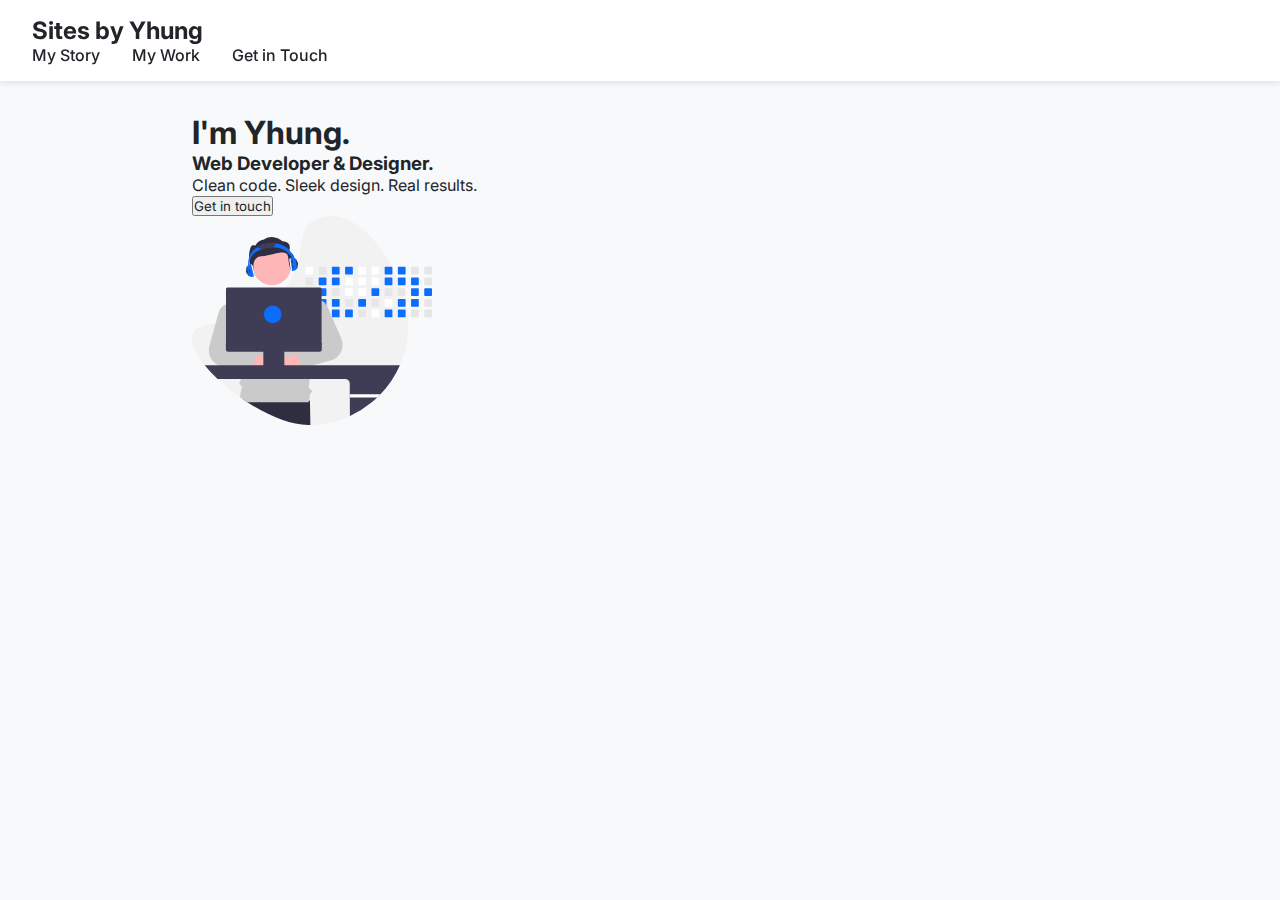
<file: index.html>
<!DOCTYPE html>
<html lang="en">
<head>
    <meta charset="UTF-8">
    <meta name="viewport" content="width=device-width, initial-scale=1.0">
    <title>Yhung's Devfolio</title>
    <link rel="apple-touch-icon" sizes="180x180" href="icons/apple-touch-icon.png">
    <link rel="icon" type="image/png" sizes="32x32" href="icons/favicon-32x32.png">
    <link rel="icon" type="image/png" sizes="16x16" href="icons/favicon-16x16.png">
    <link rel="icon" type="image/x-icon" href="icons/favicon.ico">
    <link rel="manifest" href="site.webmanifest">
    <link rel="stylesheet" href="style.css">
    <script src="javascript.js" defer></script>
    <link href="https://fonts.googleapis.com/css2?family=Inter:wght@100..900&display=swap" rel="stylesheet">
    <link href="https://fonts.googleapis.com/css2?family=Pacifico&display=swap" rel="stylesheet">
</head>
<body>
    <nav>
        <h1>Sites by <span class="accentTextColor">Yhung</span></h1>
        <div class="navRight">
            <ul>
                <li>My Story</li>
                <li>My Work</li>
                <li>Get in Touch</li>
            </ul>
        </div>
    </nav>
    <main>
        <section class="mainHero" aria-label="Introduction">
            <div class="mainHeroLeft">
                <div>
                    <h1>I'm <span class="accentTextColor">Yhung</span>.</h1>
                    <h3>Web Developer & <span class="accentTextColor">Designer</span>.</h3>
                    <p>Clean code. Sleek design. Real results.</p>
                </div>
                <button>Get in touch</button>
            </div>
            <img src="assets/svg/undraw_developer-activity_dn7p.svg" alt="Illustration of a laptop coding">
        </section>
    </main>
    <footer>

    </footer>
</body>
</html>
</file>
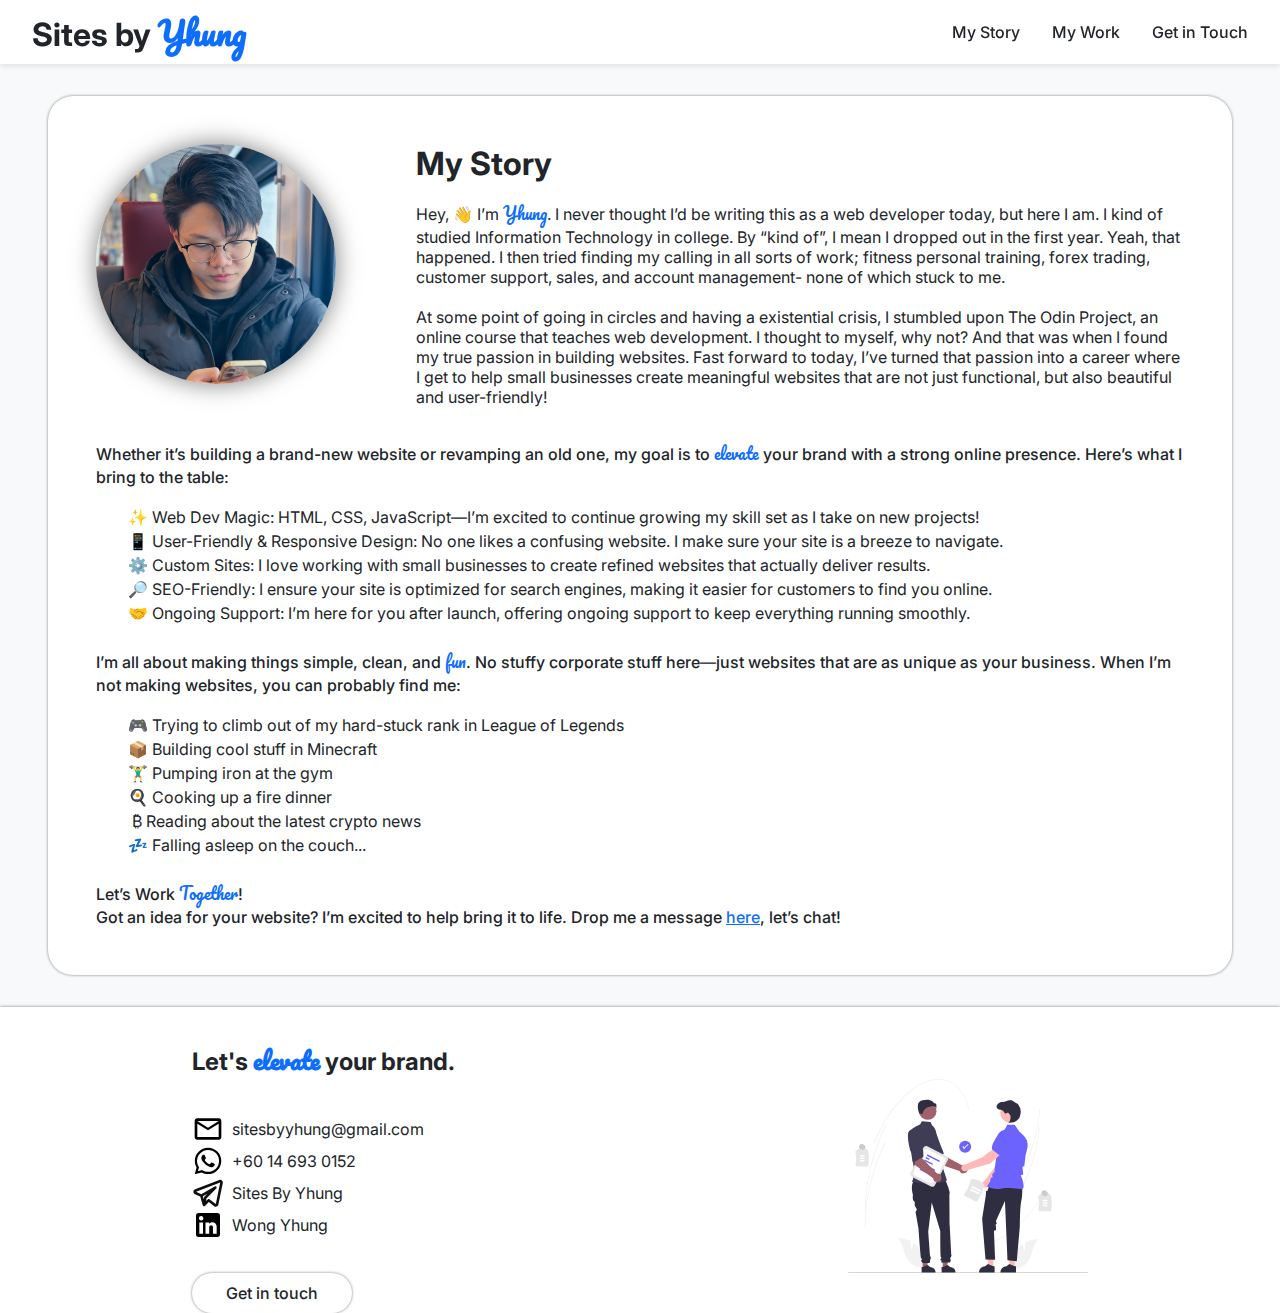
<file: about/index.html>
<!DOCTYPE html>
<html lang="en">
<head>
    <meta charset="UTF-8">
    <meta name="viewport" content="width=device-width, initial-scale=1.0">
    <title>My Story | Sites by Yhung</title>
    <link rel="apple-touch-icon" sizes="180x180" href="../public/favicon/apple-touch-icon.png">
    <link rel="icon" type="image/png" sizes="32x32" href="../public/favicon/favicon-32x32.png">
    <link rel="icon" type="image/png" sizes="16x16" href="../public/favicon/favicon-16x16.png">
    <link rel="icon" type="image/x-icon" href="favicon.ico">
    <link rel="manifest" href="../site.webmanifest">
    <link rel="stylesheet" href="../src/styles/style.css">
    <script src="../src/scripts/javascript.js" defer></script>
    <link href="https://fonts.googleapis.com/css2?family=Inter:wght@100..900&display=swap" rel="stylesheet">
    <link href="https://fonts.googleapis.com/css2?family=Pacifico&display=swap" rel="stylesheet">

    <meta name="description" content="Learn about Yhung’s journey into web development and how Sites by Yhung helps small businesses elevate their online presence.">

    <meta property="og:type" content="website">
    <meta property="og:url" content="https://sitesbyyhung.com">
    <meta property="og:title" content="My Story | Sites by Yhung">
    <meta property="og:description" content="Learn about Yhung’s journey into web development and how Sites by Yhung helps small businesses elevate their online presence.">
    <meta property="og:image" content="https://sitesbyyhung.com/logo.png">

    <meta name="twitter:card" content="summary_large_image">
    <meta name="twitter:title" content="My Story | Sites by Yhung">
    <meta name="twitter:description" content="Learn about Yhung’s journey into web development and how Sites by Yhung helps small businesses elevate their online presence.">
    <meta name="twitter:image" content="https://sitesbyyhung.com/logo.png">

    <script type="application/ld+json">
        {
          "@context": "https://schema.org",
          "@type": "WebSite",
          "name": "Sites by Yhung",
          "url": "https://sitesbyyhung.com",
          "logo": "https://sitesbyyhung.com/logo.png"
        }
    </script>
</head>
<body>
    <nav>
        <div class="innerContainer">
            <button id="dropdownMenuButton"><img src="../src/icons/burger-menu.svg" alt="menu icon"></button>
            <a href="../index.html">
                <h1>Sites by <span class="accentText">Yhung</span></h1>
            </a>
            <div class="navRight">
                <ul id="dropdownMenuContainer">
                    <li><a href="../about/index.html">My Story</a></li>
                    <li><a href="../work/index.html">My Work</a></li>
                    <li><a href="../contact/index.html">Get in Touch</a></li>
                </ul>
            </div>
        </div>
    </nav>
    <main>
        <section class="myStory" aria-label="Introduction">
            <div class="innerContainer">
                <div class="upperContent">
                    <img src="../src/images/me.jpeg" alt="Portrait of handsome man on phone">
                    <div class="upperContentRight">
                        <h1>My Story</h1>
                        <p>
                            Hey, <span role="img" aria-label="Waving emoji">👋</span> I’m <span class="accentText">Yhung</span>. I never thought I’d be writing this as a web developer today, but here I am. I kind of studied Information 
                            Technology in college. By “kind of”, I mean I dropped out in the first year. Yeah, that happened. I then tried 
                            finding my calling in all sorts of work; fitness personal training, forex trading, customer support, sales, and 
                            account management- none of which stuck to me.
                            <br><br>
                            At some point of going in circles and having a existential crisis, I stumbled upon The Odin Project, an online course that 
                            teaches web development. I thought to myself, why not? And that was when I found my true passion in building websites. 
                            Fast forward to today, I’ve turned that passion into a career where I get to help small businesses create meaningful 
                            websites that are not just functional, but also beautiful and user-friendly!
                        </p>
                    </div>
                </div>
                <div class="lowerContent">
                    <p class="semiBoldText">
                        Whether it’s building a brand-new website or revamping an old one, my goal is to <span class="accentText">elevate</span> your brand with a strong online presence. Here’s what I bring to the table:
                        <br>
                    </p>
                    <br>
                    <ul>
                        <li><span role="img" aria-label="Shine emoji">✨</span> Web Dev Magic: HTML, CSS, JavaScript—I’m excited to continue growing my skill set as I take on new projects!</li>
                        <li><span role="img" aria-label="Phone emoji">📱</span> User-Friendly & Responsive Design: No one likes a confusing website. I make sure your site is a breeze to navigate.</li>
                        <li><span role="img" aria-label="Gear emoji">⚙️</span> Custom Sites: I love working with small businesses to create refined websites that actually deliver results.</li>
                        <li><span role="img" aria-label="Magnifying glass emoji">🔎</span> SEO-Friendly: I ensure your site is optimized for search engines, making it easier for customers to find you online.</li>
                        <li><span role="img" aria-label="Handshake emoji">🤝</span> Ongoing Support: I’m here for you after launch, offering ongoing support to keep everything running smoothly.</li>
                    </ul>
                    <p class="semiBoldText">
                        <br>I’m all about making things simple, clean, and <span class="accentText">fun</span>. No stuffy corporate stuff here—just websites that are as unique as your business. When I’m not making websites, you can probably find me:
                    </p>
                    <br>
                    <ul>
                        <li><span role="img" aria-label="Game controller emoji">🎮</span> Trying to climb out of my hard-stuck rank in League of Legends</li>
                        <li><span role="img" aria-label="Cube box emoji">📦</span> Building cool stuff in Minecraft</li>
                        <li><span role="img" aria-label="Man working out emoji">🏋️‍♂️</span> Pumping iron at the gym</li>
                        <li><span role="img" aria-label="Pan frying egg emoji">🍳</span> Cooking up a fire dinner</li>
                        <li>&nbsp;<span role="img" aria-label="Bitcoin emoji">₿</span> Reading about the latest crypto news</li>
                        <li><span role="img" aria-label="Sleeping zzz emoji">💤</span> Falling asleep on the couch...</li>
                    </ul>
                    <br>
                    <p class="semiBoldText">
                        Let’s Work <span class="accentText">Together</span>!
                        <br>Got an idea for your website? I’m excited to help bring it to life. Drop me a message <a href="../contact/index.html" class="myStoryTextLink">here</a>, let’s chat!
                    </p>
                </div>
            </div>
        </section>
    </main>
    <footer class="contactUs whiteFooter" aria-label="Contact information">
            <div class="innerContainer">
                <div class="contentContainer">
                    <h2>Let's <span class="accentText">elevate</span> your brand.</h2>
                    <ul>
                        <li><img src="../src/icons/email-outline.svg" alt="Email icon"> <a href="mailto:sitesbyyhung@gmail.com">sitesbyyhung@gmail.com</a></li>
                        <li><img src="../src/icons/whatsapp.svg" alt="WhatsApp logo"> <a href="https://wa.me/60146930152?text=Hi%20there%2C%20I%20want%20to%20elevate%20my%20brand%2E" target="_blank" rel="noopener noreferrer">+60 14 693 0152</a></li>
                        <li><img src="../src/icons/telegram-outline.svg" alt="Telegram logo"> <a href="https://t.me/SitesByYhung" target="_blank" rel="noopener noreferrer">Sites By Yhung</a></li>
                        <li><img src="../src/icons/linkedin.svg" alt="LinkedIn logo"> <a href="https://www.linkedin.com/in/yhung-w-a75a501a9/" target="_blank" rel="noopener noreferrer">Wong Yhung</a></li>
                    </ul>
                    <div class="buttonAlignLeft"><a href="../contact/index.html" class="mainButton">Get in touch</a></div>
                </div>
                <img src="../src/images/undraw_business-deal_nx2n.svg" alt="Illustration of people shaking hands making a deal">
            </div>
    </footer>
</body>
</html>
</file>
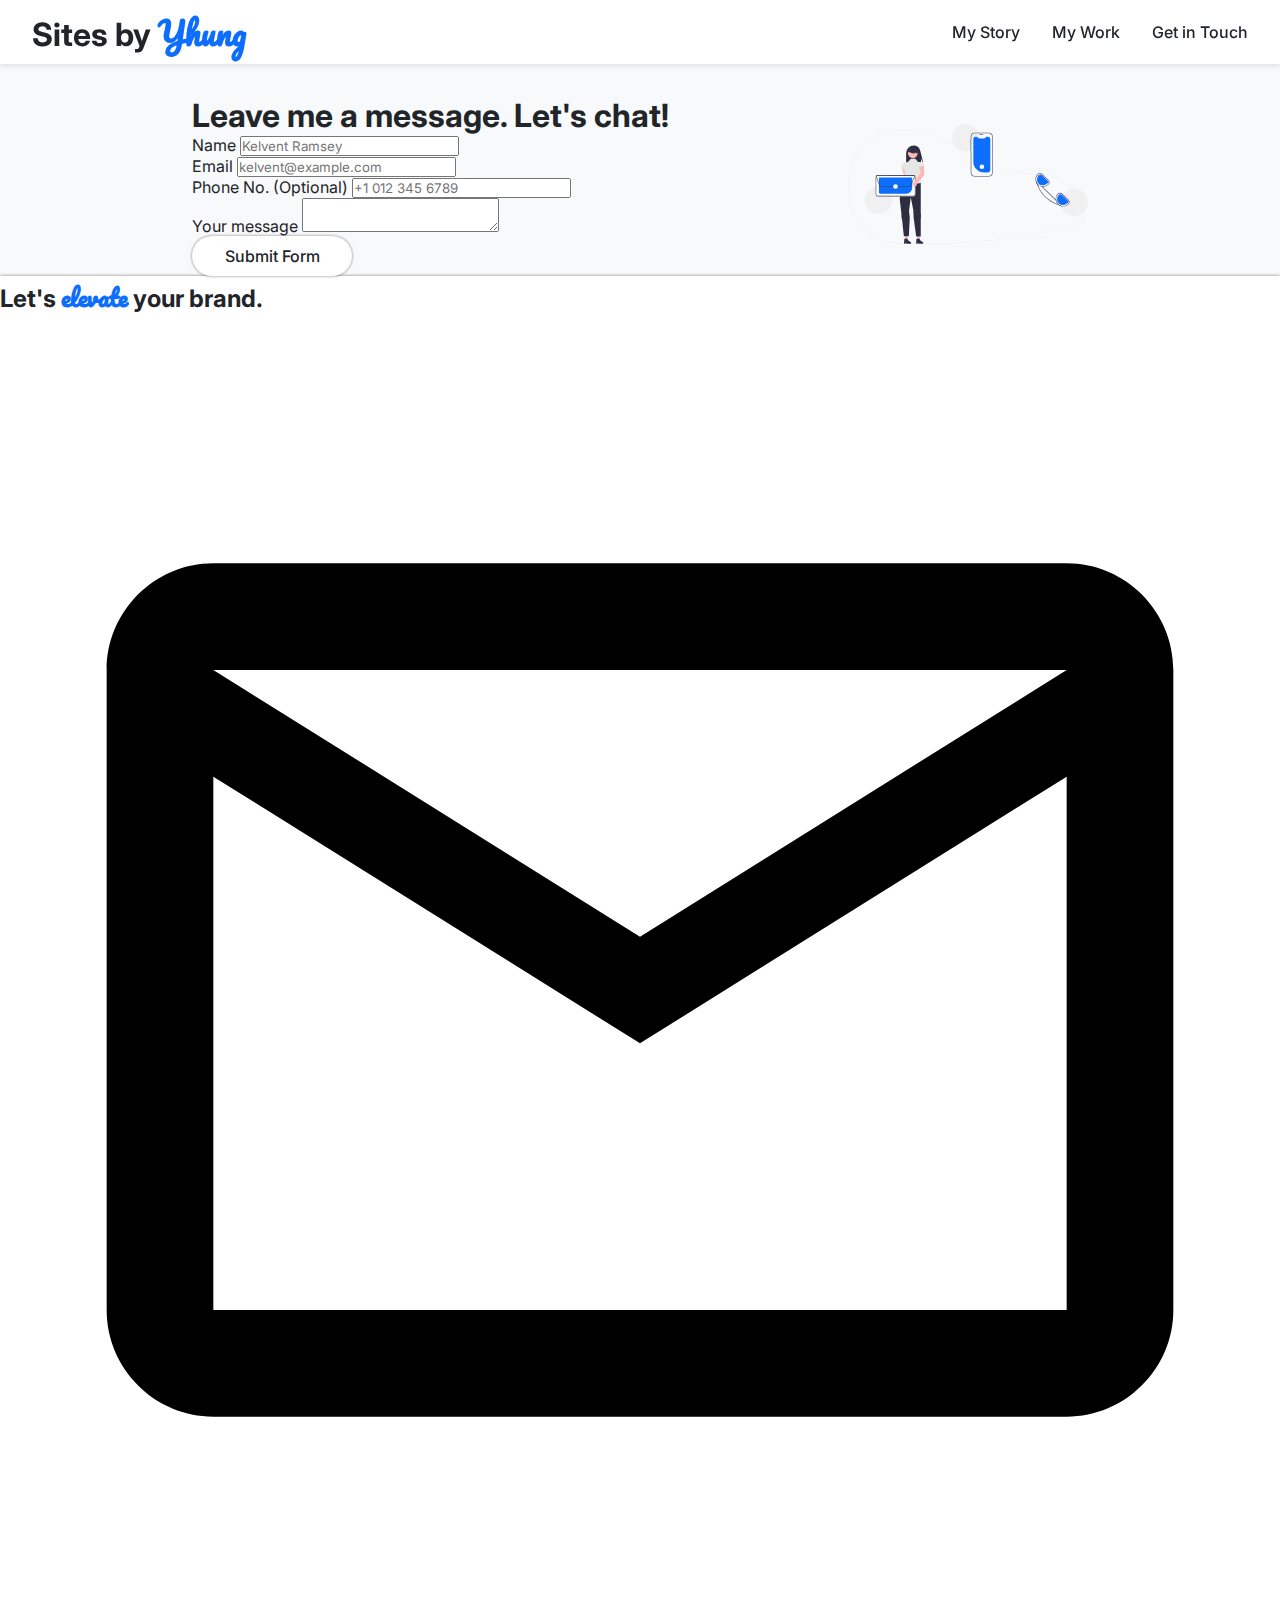
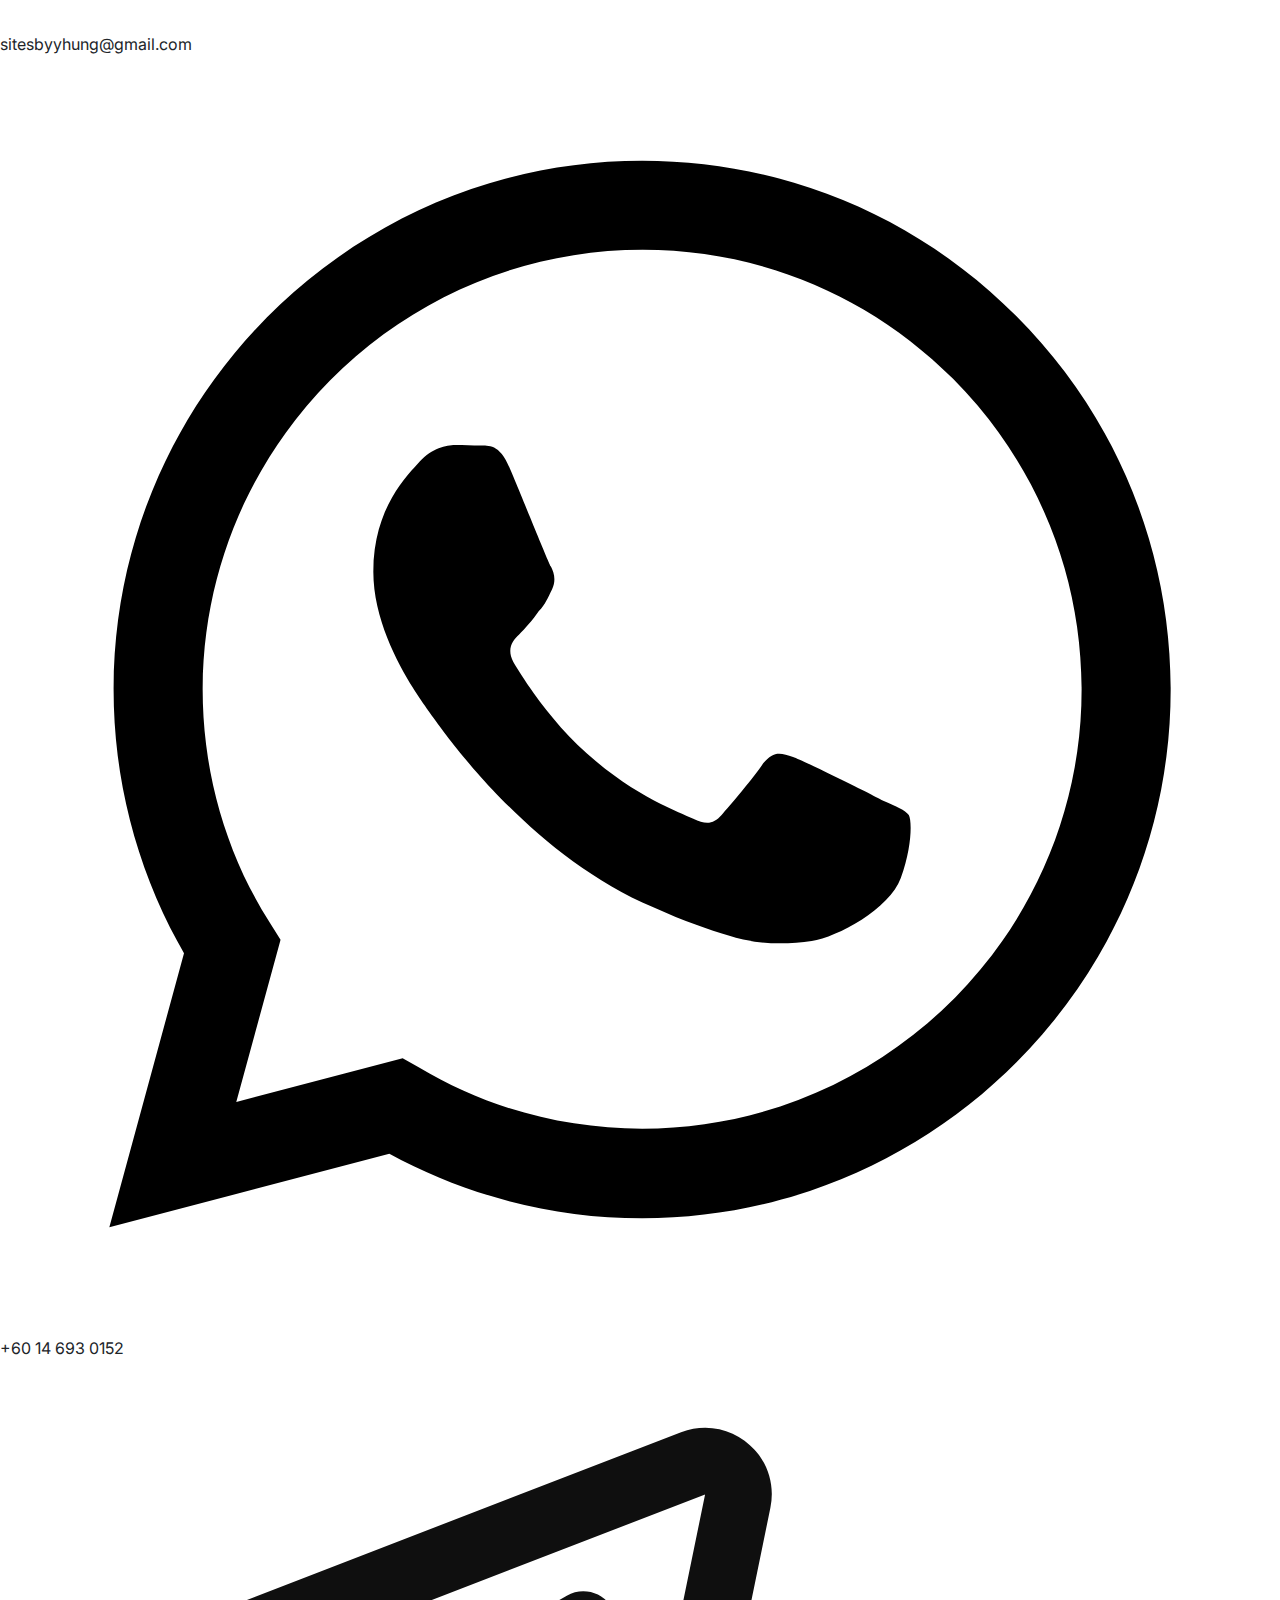
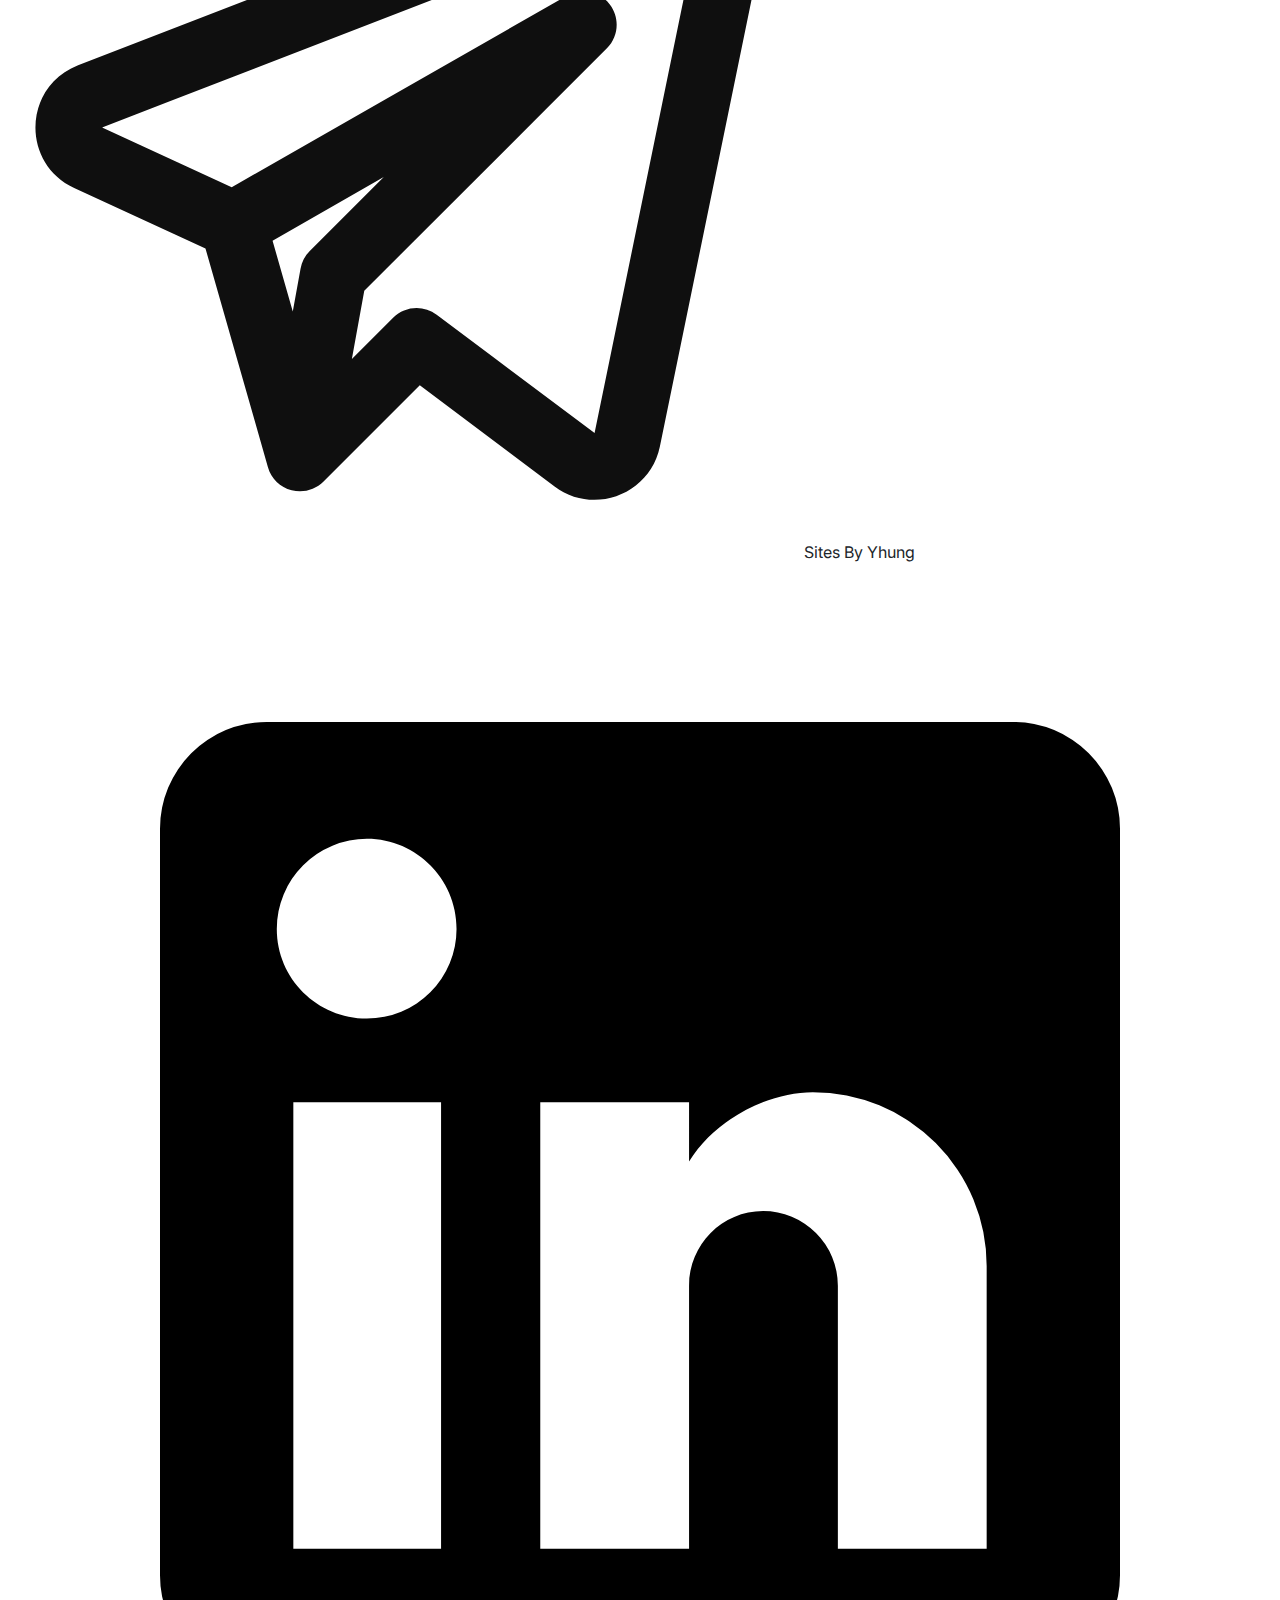
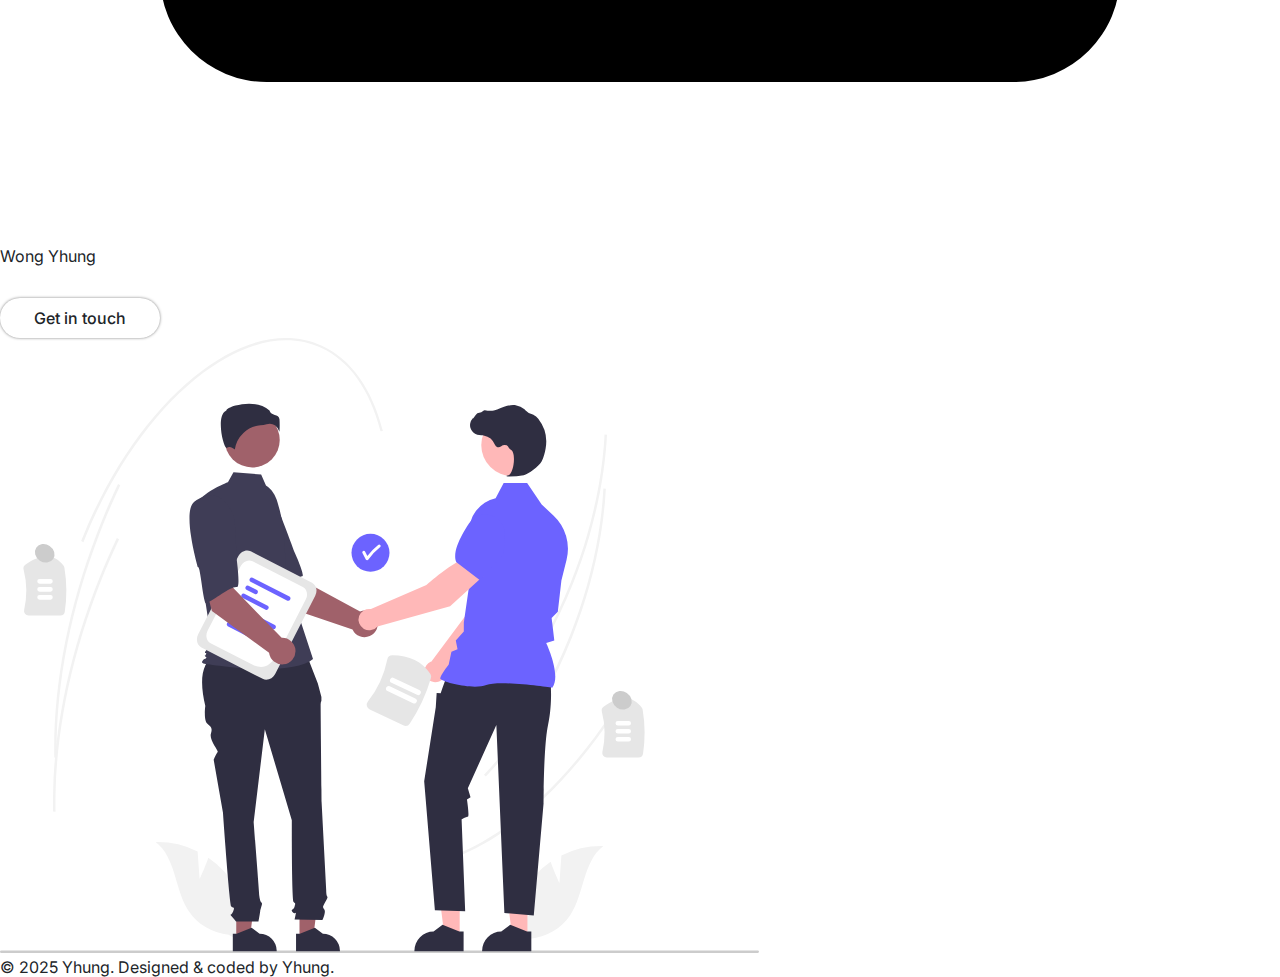
<file: contact/index.html>
<!DOCTYPE html>
<html lang="en">
<head>
    <meta charset="UTF-8">
    <meta name="viewport" content="width=device-width, initial-scale=1.0">
    <title>Get in Touch | Sites by Yhung</title>
    <link rel="apple-touch-icon" sizes="180x180" href="https://sitesbyyhung.com/public/favicon/apple-touch-icon.png">
    <link rel="icon" type="image/png" sizes="32x32" href="https://sitesbyyhung.com/public/favicon/favicon-32x32.png">
    <link rel="icon" type="image/png" sizes="16x16" href="https://sitesbyyhung.com/public/favicon/favicon-16x16.png">
    <link rel="icon" type="image/x-icon" href="https://sitesbyyhung.com/favicon.ico">
    <link rel="manifest" href="../site.webmanifest">
    <link rel="stylesheet" href="../src/styles/style.css">
    <script src="../src/scripts/javascript.js" defer></script>
    <link href="https://fonts.googleapis.com/css2?family=Inter:wght@100..900&display=swap" rel="stylesheet">
    <link href="https://fonts.googleapis.com/css2?family=Pacifico&display=swap" rel="stylesheet">

    <link rel="canonical" href="https://sitesbyyhung.com/">
    <meta name="robots" content="index, follow">

    <meta name="description" content="Get in touch with Sites by Yhung for custom web development services. Let's create a stunning website for your business. Reach out via email, WhatsApp, Telegram, or LinkedIn.">

    <meta property="og:type" content="website">
    <meta property="og:url" content="https://sitesbyyhung.com">
    <meta property="og:title" content="Get in Touch | Sites by Yhung">
    <meta property="og:description" content="Get in touch with Sites by Yhung for custom web development services. Let's create a stunning website for your business. Reach out via email, WhatsApp, Telegram, or LinkedIn.">
    <meta property="og:image" content="https://sitesbyyhung.com/logo.png">
    <meta property="og:image:alt" content="Sites by Yhung logo">

    <meta name="twitter:card" content="summary_large_image">
    <meta name="twitter:title" content="Get in Touch | Sites by Yhung">
    <meta name="twitter:description" content="Get in touch with Sites by Yhung for custom web development services. Let's create a stunning website for your business. Reach out via email, WhatsApp, Telegram, or LinkedIn.">
    <meta name="twitter:image" content="https://sitesbyyhung.com/logo.png">

    <script type="application/ld+json">
        {
          "@context": "https://schema.org",
          "@graph": [
            {
              "@type": "Organization",
              "@id": "https://sitesbyyhung.com#organization",
              "name": "Sites by Yhung",
              "url": "https://sitesbyyhung.com",
              "logo": "https://sitesbyyhung.com/logo.png",
              "sameAs": [
                "https://wa.me/60146930152",
                "https://t.me/SitesByYhung",
                "https://www.linkedin.com/in/yhung-w-a75a501a9/"
              ]
            },
            {
              "@type": "WebSite",
              "@id": "https://sitesbyyhung.com#website",
              "url": "https://sitesbyyhung.com",
              "name": "Sites by Yhung",
              "publisher": {
                "@id": "https://sitesbyyhung.com#organization"
              }
            }
          ]
        }
        </script>
</head>
<body>
    <nav>
        <div class="innerContainer">
            <button id="dropdownMenuButton"><img src="../src/icons/burger-menu.svg" alt="menu icon"></button>
            <a href="../index.html">
                <h1>Sites by <span class="accentText">Yhung</span></h1>
            </a>
            <div class="navRight">
                <ul id="dropdownMenuContainer">
                    <li><a href="../about/index.html">My Story</a></li>
                    <li><a href="../work/index.html">My Work</a></li>
                    <li><a href="../contact/index.html">Get in Touch</a></li>
                </ul>
            </div>
        </div>
    </nav>
    <main>
        <section class="contactUs" aria-label="Contact page with contact form">
            <div class="innerContainer">
                <div>
                    <h1>Leave me a message. Let's chat!</h1>
                    <form action="https://formsubmit.co/6fe6ebb3dea00166985445daf9f0c6e6" method="post">
                        <div>
                            <label for="name">Name</label>
                            <input type="text" id="name" name="name" placeholder="Kelvent Ramsey" required>
                        </div>

                        <div>
                            <label for="email">Email</label>
                            <input type="email" id="email" name="email" placeholder="kelvent@example.com" required>
                        </div>

                        <div>
                            <label for="phone">Phone No. (Optional)</label>
                            <input type="tel" id="phone" name="phone" placeholder="+1 012 345 6789">
                        </div>

                        <div>
                            <label for="message">Your message</label>
                            <textarea id="message" name="message" required></textarea>
                        </div>

                        <input type="hidden" name="_captcha" value="false">
                        <input type="hidden" name="_template" value="box">
                        <input type="hidden" name="_subject" value="Thanks for reaching out" id="subject">
                        <input type="hidden" name="_autoresponse" value="Thanks for your message" id="autoresponse"> <!--requires captcha to be enabled to work-->
                        <input type="hidden" name="_next" value="https://sitesbyyhung.com/contact/thank-you/">


                        <button type="submit" class="mainButton">Submit Form</button>
                    </form>
                </div>
                <div class="contactUsImg"> <!--for img to resize-->
                    <img src="../src/images/undraw_contact-us_kcoa.svg" alt="Illustration of various forms of communication">
                </div>
            </div>
        </section>
    </main>
    <footer class="whiteFooter" aria-label="Footer with contact information">
        <div class="innerContainer">
            <div class="contentContainer">
                <h2>Let's <span class="accentText">elevate</span> your brand.</h2>
                <ul>
                    <li><img src="../src/icons/email-outline.svg" alt="Email icon" loading="lazy"> <a href="mailto:sitesbyyhung@gmail.com">sitesbyyhung@gmail.com</a></li>
                    <li><img src="../src/icons/whatsapp.svg" alt="WhatsApp logo" loading="lazy"> <a href="https://wa.me/60146930152?text=Hi%20there%2C%20I%20want%20to%20elevate%20my%20brand%2E" target="_blank" rel="noopener noreferrer">+60 14 693 0152</a></li>
                    <li><img src="../src/icons/telegram-outline.svg" alt="Telegram logo" loading="lazy"> <a href="https://t.me/SitesByYhung" target="_blank" rel="noopener noreferrer">Sites By Yhung</a></li>
                    <li><img src="../src/icons/linkedin.svg" alt="LinkedIn logo" loading="lazy"> <a href="https://www.linkedin.com/in/yhung-w-a75a501a9/" target="_blank" rel="noopener noreferrer">Wong Yhung</a></li>
                </ul>
                <div class="buttonAlignLeft">
                    <a href="../contact/index.html" class="mainButton">Get in touch</a>
                </div>
            </div>
            <img src="../src/images/undraw_business-deal_nx2n.svg" alt="Illustration of people shaking hands making a deal" loading="lazy">
        </div>
        <p class="copyright">© 2025 Yhung. Designed & coded by Yhung.</p>
    </footer>
</body>
</html>
</file>
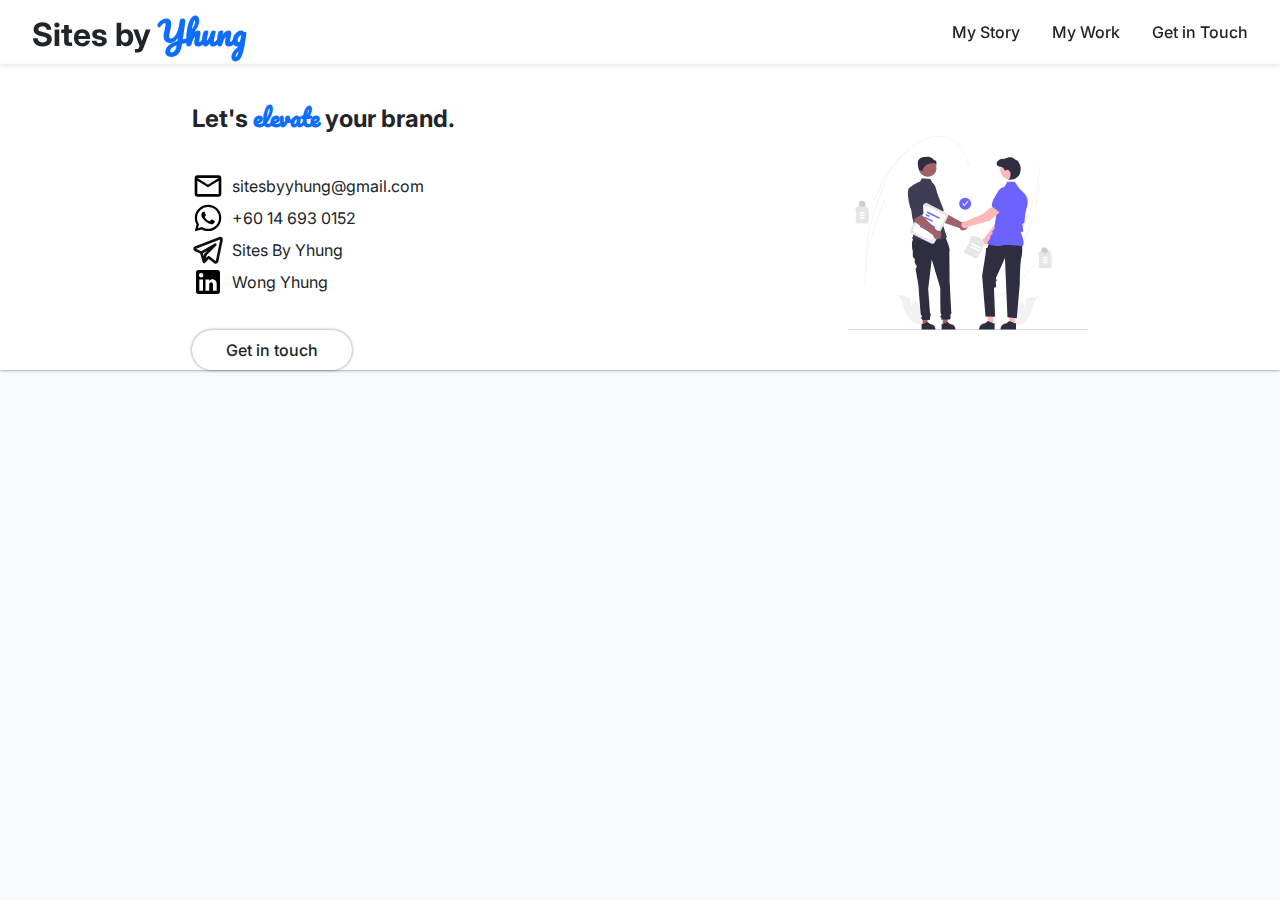
<file: work/index.html>
<!DOCTYPE html>
<html lang="en">
<head>
    <meta charset="UTF-8">
    <meta name="viewport" content="width=device-width, initial-scale=1.0">
    <title>My Story | Sites by Yhung</title>
    <link rel="apple-touch-icon" sizes="180x180" href="../public/favicon/apple-touch-icon.png">
    <link rel="icon" type="image/png" sizes="32x32" href="../public/favicon/favicon-32x32.png">
    <link rel="icon" type="image/png" sizes="16x16" href="../public/favicon/favicon-16x16.png">
    <link rel="icon" type="image/x-icon" href="../public/favicon/favicon.ico">
    <link rel="manifest" href="../site.webmanifest">
    <link rel="stylesheet" href="../src/styles/style.css">
    <script src="../src/scripts/javascript.js" defer></script>
    <link href="https://fonts.googleapis.com/css2?family=Inter:wght@100..900&display=swap" rel="stylesheet">
    <link href="https://fonts.googleapis.com/css2?family=Pacifico&display=swap" rel="stylesheet">

    <meta name="description" content="Discover Yhung's web development portfolio showcasing custom websites for small businesses. Specializing in clean design, responsive layouts, and seamless user experiences.">

    <meta property="og:type" content="website">
    <meta property="og:url" content="https://sitesbyyhung.com">
    <meta property="og:title" content="My Work | Sites by Yhung">
    <meta property="og:description" content="Discover Yhung's web development portfolio showcasing custom websites for small businesses. Specializing in clean design, responsive layouts, and seamless user experiences.">
    <meta property="og:image" content="https://sitesbyyhung.com/logo.png">

    <meta name="twitter:card" content="summary_large_image">
    <meta name="twitter:title" content="My Work | Sites by Yhung">
    <meta name="twitter:description" content="Discover Yhung's web development portfolio showcasing custom websites for small businesses. Specializing in clean design, responsive layouts, and seamless user experiences.">
    <meta name="twitter:image" content="https://sitesbyyhung.com/logo.png">
</head>
<body>
    <nav>
        <div class="innerContainer">
            <button id="dropdownMenuButton"><img src="../src/icons/burger-menu.svg" alt="menu icon"></button>
            <a href="../index.html">
                <h1>Sites by <span class="accentText">Yhung</span></h1>
            </a>
            <div class="navRight">
                <ul id="dropdownMenuContainer">
                    <li><a href="../about/index.html">My Story</a></li>
                    <li><a href="../work/index.html">My Work</a></li>
                    <li><a href="../contact/index.html">Get in Touch</a></li>
                </ul>
            </div>
        </div>
    </nav>
    <main>
        
    </main>
    <footer class="contactUs whiteFooter" aria-label="Contact information">
            <div class="innerContainer">
                <div class="contentContainer">
                    <h2>Let's <span class="accentText">elevate</span> your brand.</h2>
                    <ul>
                        <li><img src="../src/icons/email-outline.svg" alt="Email icon"> <a href="mailto:sitesbyyhung@gmail.com">sitesbyyhung@gmail.com</a></li>
                        <li><img src="../src/icons/whatsapp.svg" alt="WhatsApp logo"> <a href="https://wa.me/60146930152?text=Hi%20there%2C%20I%20want%20to%20elevate%20my%20brand%2E" target="_blank" rel="noopener noreferrer">+60 14 693 0152</a></li>
                        <li><img src="../src/icons/telegram-outline.svg" alt="Telegram logo"> <a href="https://t.me/SitesByYhung" target="_blank" rel="noopener noreferrer">Sites By Yhung</a></li>
                        <li><img src="../src/icons/linkedin.svg" alt="LinkedIn logo"> <a href="https://www.linkedin.com/in/yhung-w-a75a501a9/" target="_blank" rel="noopener noreferrer">Wong Yhung</a></li>
                    </ul>
                    <div class="buttonAlignLeft"><a href="../contact/index.html" class="mainButton">Get in touch</a></div>
                </div>
                <img src="../src/images/undraw_business-deal_nx2n.svg" alt="Illustration of people shaking hands making a deal">
            </div>
    </footer>
</body>
</html>
</file>
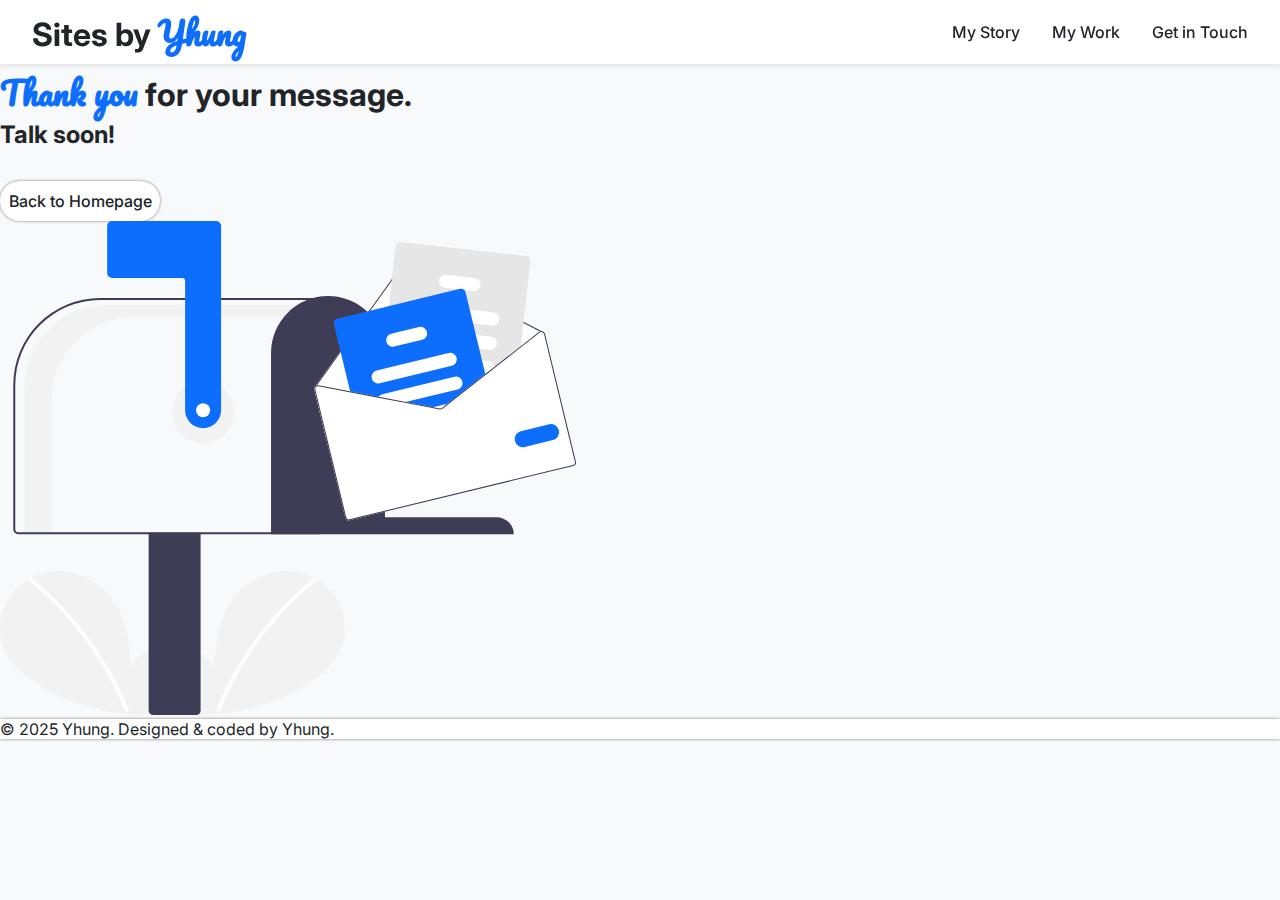
<file: contact/thank-you/index.html>
<!DOCTYPE html>
<html lang="en">
<head>
    <meta charset="UTF-8">
    <meta name="viewport" content="width=device-width, initial-scale=1.0">
    <title>Thank you | Sites by Yhung</title>
    <link rel="apple-touch-icon" sizes="180x180" href="https://sitesbyyhung.com/public/favicon/apple-touch-icon.png">
    <link rel="icon" type="image/png" sizes="32x32" href="https://sitesbyyhung.com/public/favicon/favicon-32x32.png">
    <link rel="icon" type="image/png" sizes="16x16" href="https://sitesbyyhung.com/public/favicon/favicon-16x16.png">
    <link rel="icon" type="image/x-icon" href="https://sitesbyyhung.com/favicon.ico">
    <link rel="manifest" href="../../site.webmanifest">
    <link rel="stylesheet" href="../../src/styles/style.css">
    <script src="../../src/scripts/javascript.js" defer></script>
    <link href="https://fonts.googleapis.com/css2?family=Inter:wght@100..900&display=swap" rel="stylesheet">
    <link href="https://fonts.googleapis.com/css2?family=Pacifico&display=swap" rel="stylesheet">

    <link rel="canonical" href="https://sitesbyyhung.com/">
    <meta name="robots" content="noindex, nofollow">

    <meta name="description" content="Sleek, user-friendly websites for small businesses and startups, focusing on clean code and modern design.">

    <meta property="og:type" content="website">
    <meta property="og:url" content="https://sitesbyyhung.com">
    <meta property="og:title" content="Thank you | Sites by Yhung">
    <meta property="og:description" content="Sleek, user-friendly websites for small businesses and startups, focusing on clean code and modern design.">
    <meta property="og:image" content="https://sitesbyyhung.com/logo.png">
    <meta property="og:image:alt" content="Sites by Yhung logo">

    <meta name="twitter:card" content="summary_large_image">
    <meta name="twitter:title" content="Thank you | Sites by Yhung">
    <meta name="twitter:description" content="Sleek, user-friendly websites for small businesses and startups, focusing on clean code and modern design.">
    <meta name="twitter:image" content="https://sitesbyyhung.com/logo.png">

    <script type="application/ld+json">
        {
          "@context": "https://schema.org",
          "@graph": [
            {
              "@type": "Organization",
              "@id": "https://sitesbyyhung.com#organization",
              "name": "Sites by Yhung",
              "url": "https://sitesbyyhung.com",
              "logo": "https://sitesbyyhung.com/logo.png",
              "sameAs": [
                "https://wa.me/60146930152",
                "https://t.me/SitesByYhung",
                "https://www.linkedin.com/in/yhung-w-a75a501a9/"
              ]
            },
            {
              "@type": "WebSite",
              "@id": "https://sitesbyyhung.com#website",
              "url": "https://sitesbyyhung.com",
              "name": "Sites by Yhung",
              "publisher": {
                "@id": "https://sitesbyyhung.com#organization"
              }
            }
          ]
        }
        </script>
</head>
<body class="thankYouBody">
    <nav>
        <div class="innerContainer">
            <button id="dropdownMenuButton"><img src="../../src/icons/burger-menu.svg" alt="menu icon"></button>
            <a href="../../index.html">
                <h1>Sites by <span class="accentText">Yhung</span></h1>
            </a>
            <div class="navRight">
                <ul id="dropdownMenuContainer">
                    <li><a href="../../about/index.html">My Story</a></li>
                    <li><a href="../../work/index.html">My Work</a></li>
                    <li><a href="../../contact/index.html">Get in Touch</a></li>
                </ul>
            </div>
        </div>
    </nav>
    <main>
        <section class="thankYou" aria-label="Thank you / confirmation page">
            <div class="innerContainer">
                <div class="contentContainer">
                    <div class="thankYouContainer">
                        <h1><span class="accentText">Thank you</span> for your message.</h1>
                        <h2>Talk soon!</h2>
                    </div>
                    <a href="../../index.html" class="mainButton">Back to Homepage</a>
                </div>
                <div class="contactUsImg"> <!--for img to resize-->
                    <img src="../../src/images/undraw_mailbox_e7nc.svg" alt="Illustration of mail going into mailbox">
                </div>
            </div>
        </section>
    </main>
    <footer class="whiteFooter" aria-label="Footer with contact information">
        <p class="copyright">© 2025 Yhung. Designed & coded by Yhung.</p>
    </footer>
</body>
</html>
</file>
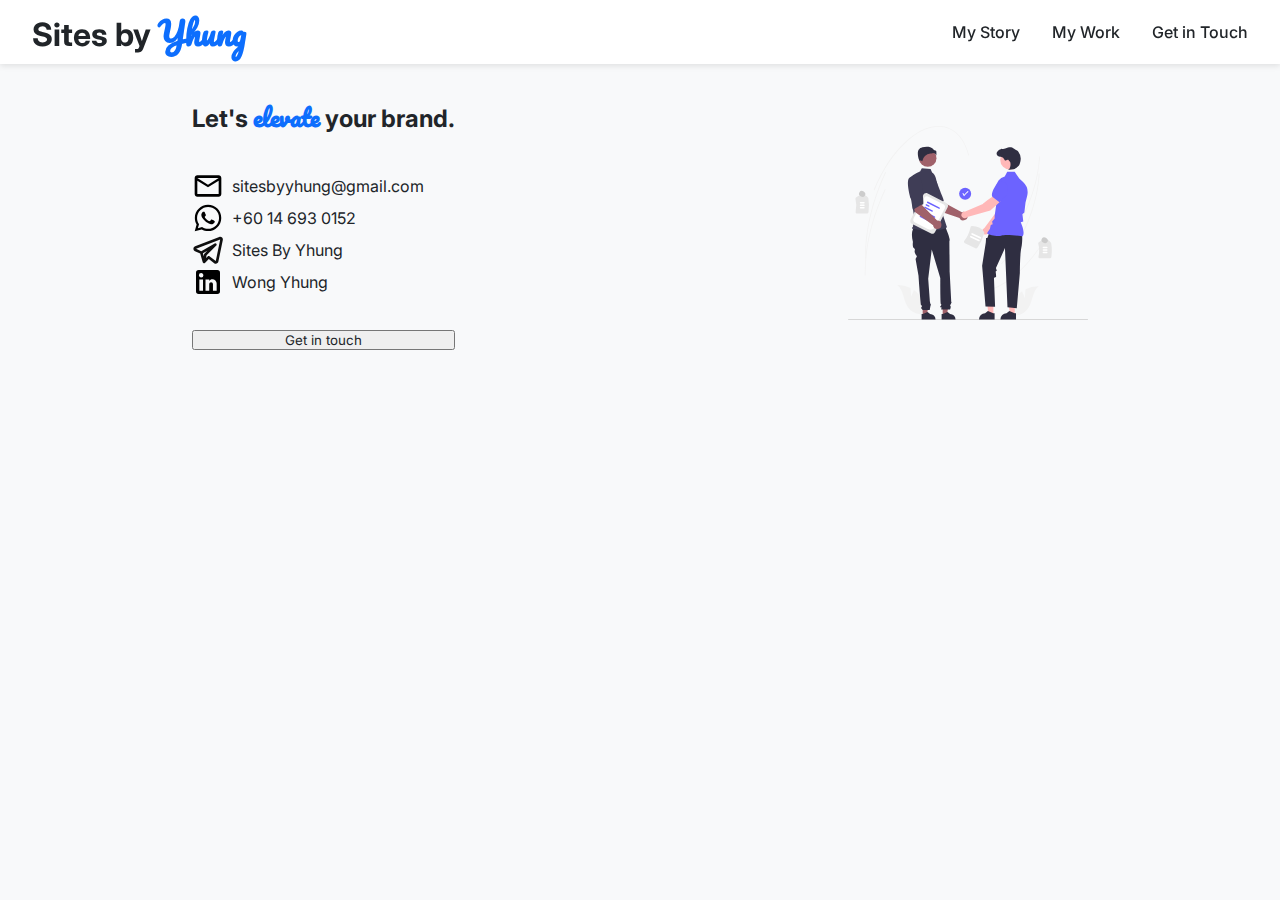
<file: src/pages/about/index.html>
<!DOCTYPE html>
<html lang="en">
<head>
    <meta charset="UTF-8">
    <meta name="viewport" content="width=device-width, initial-scale=1.0">
    <title>My Story | Sites by Yhung</title>
    <link rel="apple-touch-icon" sizes="180x180" href="../../../public/favicon/apple-touch-icon.png">
    <link rel="icon" type="image/png" sizes="32x32" href="../../../public/favicon/favicon-32x32.png">
    <link rel="icon" type="image/png" sizes="16x16" href="../../../public/favicon/favicon-16x16.png">
    <link rel="icon" type="image/x-icon" href="../../../public/favicon/favicon.ico">
    <link rel="manifest" href="../../../site.webmanifest">
    <link rel="stylesheet" href="../../styles/style.css">
    <script src="../../scripts/javascript.js" defer></script>
    <link href="https://fonts.googleapis.com/css2?family=Inter:wght@100..900&display=swap" rel="stylesheet">
    <link href="https://fonts.googleapis.com/css2?family=Pacifico&display=swap" rel="stylesheet">

    <meta property="og:type" content="website">
    <meta property="og:url" content="https://sitesbyyhung.com">
    <meta property="og:title" content="My Story | Sites by Yhung">
    <meta property="og:description" content="Learn about Yhung’s journey into web development and how Sites by Yhung helps small businesses elevate their online presence.">
    <meta property="og:image" content="https://sitesbyyhung.com/logo.png">

    <meta name="twitter:card" content="summary_large_image">
    <meta name="twitter:title" content="My Story | Sites by Yhung">
    <meta name="twitter:description" content="Learn about Yhung’s journey into web development and how Sites by Yhung helps small businesses elevate their online presence.">
    <meta name="twitter:image" content="https://sitesbyyhung.com/logo.png">
</head>
<body>
    <nav>
        <div class="innerContainer">
            <button id="dropdownMenuButton"><img src="../../icons/burger-menu.svg" alt="menu icon"></button>
            <a href="../../../index.html">
                <h1>Sites by <span class="accentText">Yhung</span></h1>
            </a>
            <div class="navRight">
                <ul id="dropdownMenuContainer">
                    <li><a href="../../pages/about/index.html" target="_blank" rel="noopener noreferrer">My Story</a></li>
                    <li><a href="../../pages/work/index.html" target="_blank" rel="noopener noreferrer">My Work</a></li>
                    <li><a href="../../pages/contact/index.html" target="_blank" rel="noopener noreferrer">Get in Touch</a></li>
                </ul>
            </div>
        </div>
    </nav>
    <main>
        
    </main>
    <footer class="contactUs" aria-label="Contact information">
            <div class="innerContainer">
                <div class="contentContainer">
                    <h2>Let's <span class="accentText">elevate</span> your brand.</h2>
                    <ul>
                        <li><img src="../../icons/email-outline.svg" alt="Email icon"> <a href="mailto:sitesbyyhung@gmail.com">sitesbyyhung@gmail.com</a></li>
                        <li><img src="../../icons/whatsapp.svg" alt="WhatsApp logo"> <a href="https://wa.me/60146930152?text=Hi%20there%2C%20I%20want%20to%20elevate%20my%20brand%2E" target="_blank" rel="noopener noreferrer">+60 14 693 0152</a></li>
                        <li><img src="../../icons/telegram-outline.svg" alt="Telegram logo"> <a href="https://t.me/SitesByYhung" target="_blank" rel="noopener noreferrer">Sites By Yhung</a></li>
                        <li><img src="../../icons/linkedin.svg" alt="LinkedIn logo"> <a href="https://www.linkedin.com/in/yhung-w-a75a501a9/" target="_blank" rel="noopener noreferrer">Wong Yhung</a></li>
                    </ul>
                    <button class="homepageButton">Get in touch</button>
                </div>
                <img src="../../images/undraw_business-deal_nx2n.svg" alt="Illustration of people shaking hands making a deal">
            </div>
    </footer>
</body>
</html>
</file>
<file: style.css>
* {
    padding: 0;
    margin: 0;
    box-sizing: border-box;
    font-family: "Inter", "Segoe UI", "Helvetica Neue", sans-serif;
}

a {
    color: inherit;
    text-decoration: none;
  }

body {
    background-color: #F8F9FA;
}

*, .primaryTextColor {
    color: #212529;
}

.mutedTextColor {
    color: #6C757D;
}

.accentText {
    color: #0D6EFD;
    font-family: Pacifico;
}

.accentBgColor {
    background-color: #0D6EFD;
}

.borderCard {
    border: 1px solid #343A40
}

nav {
    background-color: rgba(255, 255, 255, 0.9);
    backdrop-filter: blur(2px);
    position: sticky;
    top: 0;
    z-index: 1000;
    padding: 1rem 2rem;
    box-shadow: 0 2px 6px rgba(0, 0, 0, 0.1);
}

nav button {
    display: none;
}

nav > .innerContainer {
    display: flex;
    justify-content: space-between;
    align-items: center;
}

nav > h1 {
    font-size: 1.5rem;
}

.navRight > ul{
    display: flex;
    gap: 2rem;
    list-style: none;
    font-size: medium;
    font-weight: 500;
}

.mainHero {
    padding: 2rem 12rem;
}

.mainHero > .innerContainer {
    font-size: larger;
    display: flex; 
    gap: 0.5rem;
    justify-content: space-between;
    align-items: center;
}

.mainHero > .innerContainer > .contentContainer > div > p > span {
    display: inline-block;
}

.contentContainer {
    display: flex;
    flex-direction: column;
    justify-content: space-between;
    gap: 2rem;
}

.homepageButton {
    height: 2.5rem;
    width: 10rem;
    border: none;
    border-radius: 50px;
    background-color: white;
    box-shadow: 0px 0px 3px 0px rgba(0, 0, 0, 0.5);
    font-size: medium;
    font-weight: 500;
}

.homepageButton:hover {
    box-shadow: 0px 0px 2px 0px rgba(0, 0, 0, 0.5);
}

.homepageButton:active {
    box-shadow: inset 0px 0px 3px 0px rgba(0, 0, 0, 0.5);
}

.mainHero img {
    height: auto;
    width: 15rem;
}

.whoIAm {
    background-color: white;
    padding: 2rem 12rem;
    box-shadow: 0 0px 6px rgba(0, 0, 0, 0.1);
}

.whoIAm > .innerContainer {
    display: flex;
    flex-direction: column;
    justify-content: space-between;
    align-items: center;
    gap: 2rem;
}

.whoIAmContent, .whatIDoContent {
    display: flex;
    justify-content: space-between;
    align-items: center;
    gap: 10rem;
}

.whoIAmContent > img {
    height: auto;
    width: 12rem;
}

.whoIAmContent p, .whatIDoContent p {
    font-size: large;
}

.buttonAlignRight {
    display: flex;
    justify-content: end;
}

.whatIDo {
    padding: 2rem 12rem;
}

.whatIDo > .innerContainer {
    display: flex;
    flex-direction: column;
    justify-content: space-between;
    align-items: center;
    gap: 2rem;
}

.whatIDoContent > img {
    height: auto;
    width: 15rem;
}

.craftedWith {
    background-color: white;
    padding: 2rem 12rem;    
    box-shadow: 0 0px 6px rgba(0, 0, 0, 0.10);
}

.craftedWith > .innerContainer {
    display: flex;
    flex-direction: column;
    justify-content: space-between;
    align-items: center;
    gap: 2rem;
}

.craftedWithContent {
    display: grid;
    grid-template-columns: 1fr 1fr 1fr 1fr;
    grid-template-rows: 1fr 1fr;
    gap: 2rem 10rem;
}

.craftedWithContent img {
    height: auto;
    width: 5rem;
}

.contactUs {
    padding: 2rem 20rem;
}

.contactUs > .innerContainer {
    display: flex;
    justify-content: space-between;
    align-items: center;
}

.contactUs img {
    height: auto;
    width: 15rem;
}

.contactUs ul {
    text-decoration: none;
    list-style: none;
}

.contactUs li {
    display: flex;
    align-items: center;
    gap: 0.5rem;
}

.contactUs ul img {
    height: auto;
    width: 2rem;
}

.innerContainer {
    max-width: 1200px;
    width: 100%;
    margin: 0 auto;
}

@media (max-width: 1200px) {
    .mainHero, .whoIAm, .whatIDo, .craftedWith, .contactUs {
        padding: 2rem 6rem;
    }

    .whoIAmContent, .whatIDoContent {
        gap: 3rem;
    }

    .craftedWithContent {
        gap: 2rem 5rem;
    }
}

@media (max-width: 800px) {
    .mainHero, .whoIAm, .whatIDo, .craftedWith, .contactUs {
        padding: 2rem 3rem;
    }

    .contentContainer p {
        font-size: medium;
    }

    .innerContainer {
        display: flex;
        flex-direction: column;
    }

    nav button {
        display: block;
        height: 3rem;
        width: 3rem;
        position: absolute;
        top: 1rem;
        left: 1rem;
        border: none;
        background-color: white;
    }

    nav button img {
        height: auto;
        width: 100%;
        filter: invert(33%);
    }

    #dropdownMenuContainer {
        background-color: white;
        box-shadow: 0 0 5px 0 rgba(0, 0, 0, 0.33);
        padding: 1.5rem;
        border-radius: 15px;
        flex-direction: column;
        display: none;
        position: absolute;
        top: 4rem;
        left: 1rem;
    }

    .mainHero .innerContainer {
        flex-direction: column-reverse;
    }

    .mainHero > .innerContainer {
        font-size: large;
    }

    .whoIAmContent, .whatIDoContent {
        gap: 1rem;
    }

    .whoIAmContent > img {
        width: 8rem;
    } 
    
    .whatIDoContent > img {
        width: 8rem;
    }

    .craftedWithContent {
        grid-template-columns: 1fr 1fr;
    }
}

/* Animations */

@keyframes appear {
    to {
        opacity: 1;
        transform: translateX(0);
    }
}

.mainHero > .innerContainer > .contentContainer > div > h1 {
    opacity: 0;
    transform: translateX(-100%);
    animation: appear 1s ease forwards;
    animation-delay: 0.5s;
}

.mainHero > .innerContainer > img, .whoIAm > .innerContainer, .whatIDo > .innerContainer, .craftedWith > .innerContainer {
    opacity: 0;
    animation: appear 1s ease-in forwards;
    animation-delay: 0.5s;
}

.whoIAm > .innerContainer, .whatIDo > .innerContainer, .craftedWith > .innerContainer {
    opacity: 0;
    animation: appear 1s ease forwards;
    animation-delay: 1.5s;
}

.mainHero > .innerContainer > .contentContainer > div > h3 {
    opacity: 0;
    transform: translateX(-100%);
    animation: appear 1s ease forwards;
    animation-delay: 1.5s;
}

#cleanCode {
    opacity: 0;
    transform: translateY(100%);
    animation: appear 1s ease forwards;
    animation-delay: 2.5s;
}

#sleekDesign {
    opacity: 0;
    transform: translateY(100%);
    animation: appear 1s ease forwards;
    animation-delay: 3.5s;
}

#realResults {
    opacity: 0;
    transform: translateY(100%);
    animation: appear 1s ease forwards;
    animation-delay: 4.5s;
}

.mainHero > .innerContainer > .contentContainer > button {
    opacity: 0;
    animation: appear 0.5s ease forwards;
    animation-delay: 5.5s;
}
</file>
<file: src/styles/style.css>
* {
    padding: 0;
    margin: 0;
    box-sizing: border-box;
    font-family: "Inter", "Segoe UI", "Helvetica Neue", sans-serif;
}

a {
    color: inherit;
    text-decoration: none;
  }

body {
    background-color: #F8F9FA;
}

.whiteFooter {
    background-color: white;
    box-shadow: 0 0 3px 0 rgba(0, 0, 0, 0.5);
}

*, .primaryTextColor {
    color: #212529;
}

.mutedTextColor {
    color: #6C757D;
}

.accentText {
    color: #0D6EFD;
    font-family: Pacifico;
}

.accentBgColor {
    background-color: #0D6EFD;
}

.borderCard {
    border: 1px solid #343A40
}

nav {
    background-color: rgba(255, 255, 255, 0.9);
    backdrop-filter: blur(2px);
    position: sticky;
    top: 0;
    z-index: 1000;
    padding: 0.25rem 2rem;
    box-shadow: 0 2px 6px rgba(0, 0, 0, 0.1);
}

nav button {
    display: none;
}

nav > .innerContainer {
    display: flex;
    justify-content: space-between;
    align-items: center;
}

nav > h1 {
    font-size: 1.5rem;
}

.navRight > ul{
    display: flex;
    gap: 2rem;
    list-style: none;
    font-size: medium;
    font-weight: 500;
}

.mainHero {
    padding: 2rem 12rem;
}

.mainHero > .innerContainer {
    font-size: larger;
    display: flex; 
    gap: 0.5rem;
    justify-content: space-between;
    align-items: center;
}

.mainHero > .innerContainer > .contentContainer > div > p > span {
    display: inline-block;
}

.contentContainer {
    display: flex;
    flex-direction: column;
    justify-content: space-between;
    gap: 2rem;
}

.mainButton {
    height: 2.5rem;
    width: 10rem;
    border: none;
    border-radius: 50px;
    background-color: white;
    box-shadow: 0px 0px 3px 0px rgba(0, 0, 0, 0.5);
    font-size: medium;
    font-weight: 500;
    display: flex;
    justify-content: center;
    align-items: center;
}

.mainButton:hover {
    box-shadow: 0px 0px 2px 0px rgba(0, 0, 0, 0.5);
}

.mainButton:active {
    box-shadow: inset 0px 0px 3px 0px rgba(0, 0, 0, 0.5);
}

.mainHero img {
    height: auto;
    width: 15rem;
}

.whoIAm {
    background-color: white;
    padding: 2rem 12rem;
    box-shadow: 0 0px 6px rgba(0, 0, 0, 0.1);
}

.whoIAm > .innerContainer {
    display: flex;
    flex-direction: column;
    justify-content: space-between;
    align-items: center;
    gap: 2rem;
}

.whoIAmContent, .whatIDoContent {
    display: flex;
    justify-content: space-between;
    align-items: center;
    gap: 10rem;
}

.whoIAmContent > img {
    height: auto;
    width: 12rem;
}

.whoIAmContent p, .whatIDoContent p {
    font-size: large;
}

.buttonAlignRight {
    display: flex;
    justify-content: end;
}

.buttonAlignLeft {
    display: flex;
    justify-content: start;
}

.whatIDo {
    padding: 2rem 12rem;
}

.whatIDo > .innerContainer {
    display: flex;
    flex-direction: column;
    justify-content: space-between;
    align-items: center;
    gap: 2rem;
}

.whatIDoContent > img {
    height: auto;
    width: 15rem;
}

.craftedWith {
    background-color: white;
    padding: 2rem 12rem;    
    box-shadow: 0 0px 6px rgba(0, 0, 0, 0.10);
}

.craftedWith > .innerContainer {
    display: flex;
    flex-direction: column;
    justify-content: space-between;
    align-items: center;
    gap: 2rem;
}

.craftedWithContent {
    display: grid;
    grid-template-columns: 1fr 1fr 1fr 1fr;
    grid-template-rows: 1fr 1fr;
    gap: 2rem 10rem;
}

.craftedWithContent img {
    height: auto;
    width: 5rem;
}

.contactUs {
    padding: 2rem 12rem 0rem 12rem;
    display: flex;
    flex-direction: column;
    justify-content: space-between;
    align-items: center;
}

.contactUs > .copyright {
    text-align: end;
    font-size: small;
    padding: 0.75rem 0;
    max-width: 1400px;
    width: 100%;
}

.contactUs > .innerContainer {
    display: flex;
    justify-content: space-between;
    align-items: center;
    gap: 1rem;
}

.contactUs img {
    height: auto;
    width: 15rem;
}

.contactUs ul {
    text-decoration: none;
    list-style: none;
}

.contactUs li {
    display: flex;
    align-items: center;
    gap: 0.5rem;
}

.contactUs ul img {
    height: auto;
    width: 2rem;
}

.innerContainer {
    max-width: 1400px;
    width: 100%;
    margin: 0 auto;
}

@media (max-width: 1200px) {
    .mainHero, .whoIAm, .whatIDo, .craftedWith {
        padding: 2rem 6rem;
    }

    .contactUs {
        padding: 2rem 6rem 0 6rem;
    }

    .whoIAmContent, .whatIDoContent {
        gap: 3rem;
    }

    .craftedWithContent {
        gap: 2rem 5rem;
    }
}

@media (max-width: 800px) {
    .mainHero, .whoIAm, .whatIDo, .craftedWith {
        padding: 2rem 3rem;
    }

    .contactUs {
        padding: 2rem 3rem 0 3rem;
    }

    .contactUs > p {
        text-align: center;
    }

    .contentContainer p {
        font-size: medium;
    }

    .innerContainer {
        display: flex;
        flex-direction: column;
    }

    nav button {
        display: block;
        height: 2rem;
        width: 2rem;
        position: absolute;
        top: 0.6rem;
        left: 0.5rem;
        border: none;
        background-color: white;
    }

    nav button img {
        height: auto;
        width: 100%;
        filter: invert(33%);
    }

    #dropdownMenuContainer {
        background-color: white;
        box-shadow: 0 0 5px 0 rgba(0, 0, 0, 0.33);
        padding: 1.5rem;
        border-radius: 15px;
        flex-direction: column;
        display: none;
        position: absolute;
        top: 3rem;
        left: 0.5rem;
    }

    .mainHero .innerContainer {
        flex-direction: column-reverse;
    }

    .mainHero > .innerContainer {
        font-size: large;
    }

    .whoIAmContent, .whatIDoContent {
        gap: 1rem;
    }

    .whoIAmContent > img {
        width: 8rem;
    } 
    
    .whatIDoContent > img {
        width: 8rem;
    }

    .craftedWithContent {
        grid-template-columns: 1fr 1fr;
    }
}

/* Animations */

@keyframes appear {
    to {
        opacity: 1;
        transform: translate(0);
        transform: scaleY(1);
    }
}

.mainHero > .innerContainer > .contentContainer > div > h1 {
    opacity: 0;
    transform: translateX(-100%);
    animation: appear 1s ease forwards;
    animation-delay: 0.5s;
}

.mainHero > .innerContainer > img, .whoIAm > .innerContainer, .whatIDo > .innerContainer, .craftedWith > .innerContainer {
    opacity: 0;
    animation: appear 1s ease-in forwards;
    animation-delay: 0.5s;
}

.whoIAm > .innerContainer, .whatIDo > .innerContainer, .craftedWith > .innerContainer {
    opacity: 0;
    animation: appear 1s ease forwards;
    animation-delay: 1.5s;
}

.mainHero > .innerContainer > .contentContainer > div > h3 {
    opacity: 0;
    transform: translateX(-100%);
    animation: appear 1s ease forwards;
    animation-delay: 1.5s;
}

#cleanCode {
    opacity: 0;
    transform: translateY(100%);
    animation: appear 1s ease forwards;
    animation-delay: 2.5s;
}

#sleekDesign {
    opacity: 0;
    transform: translateY(100%);
    animation: appear 1s ease forwards;
    animation-delay: 3.5s;
}

#realResults {
    opacity: 0;
    transform: translateY(100%);
    animation: appear 1s ease forwards;
    animation-delay: 4.5s;
}

.mainHero > .innerContainer > .contentContainer > .mainButton {
    opacity: 0;
    animation: appear 0.5s ease forwards;
    animation-delay: 5.5s;
}

#dropdownMenuButton:active {
    transform: scale(0.9);
}

#dropdownMenuContainer.visible {
    display: flex;
    opacity: 0;
    transform: scaleY(0.1);
    transform-origin: top;
    animation: appear 0.33s ease forwards;
}

/* About */

.myStory {
    padding: 2rem 3rem;
}

.myStory p {
    font-size: medium;
}

.myStory .innerContainer {
    display: flex;
    flex-direction: column;
    gap: 2rem;
    background-color: white;
    padding: 3rem;
    border-radius: 25px;
    box-shadow: 0 0 3px 0 rgba(0, 0, 0, 0.5);
}

.myStory .upperContent {
    display: flex;
    justify-content: space-between;
    gap: 5rem;
}

.myStoryImgContainer {
    display: flex;
    flex-direction: column;
    justify-content: center;
}

.myStory img {
    height: 15rem;
    width: 15rem;
    border-radius: 500px;
    box-shadow: 0 0 25px 0 rgba(0, 0, 0, 0.5);
}

.myStory .upperContentRight {
    display: flex;
    flex-direction: column;
    gap: 1rem;
}

.myStory li {
    margin-left: 2rem;
    list-style: none;
    margin-bottom: 0.25rem;
    margin-right: 2rem;
}

.semiBoldText {
    font-weight: 500;
}

.myStoryTextLink {
    text-decoration: underline;
    color: #0D6EFD;
}

@media (max-width: 1200px) {

    .myStory .upperContent {
        gap: 3rem;
    }

    .myStory p, .myStory li {
        font-size: small;
    }
    .myStory li {
        margin-left: 1rem;
        margin-bottom: 0.5rem;
        margin-right: 1rem;
    }
}

@media (max-width: 800px) {
    .myStory {
        padding: 2rem;
    }

    .myStory .innerContainer {
        padding: 2rem;
    }

    .myStory img {
        width: 10rem;
        height: 10rem;
    }

    .myStory .upperContent {
        flex-direction: column;
        gap: 1rem;
    }

    .myStoryImgContainer {
        flex-direction: row;
    }

    .myStory h1 {
        text-align: center;
    }
}

/* My Work */

.myWork {
    padding: 1rem 3rem 3rem 3rem;
    display: flex;
    flex-direction: column;
    gap: 1.5rem;
}

.myWork h1 {
    display: flex;
    justify-content: center;
    align-items: center;
    margin-left: 75.29px;
}

.clickMe {
    font-family: Gloria Hallelujah; 
    font-size: small;
}

.myWork h1 a > img {
    height: 2.5rem;
    width: auto;
    transition: transform 0.5s ease 0s;
}

.myWork h1 a > img:hover {
    transform: rotate(1080deg) scale(1.2);
}

.myWork h1 > img {
    height: 1.5rem;
    width: auto;
    position: relative;
    top: -0.5rem;
    right: -0.25rem;
}

.clickMe {
    position: relative;
    top: -1rem;
    right: -0.5rem;
}

.myWork .innerContainer {
    display: grid;
    grid-template-columns: 1fr 1fr 1fr;
    gap: 3rem;
}

.myWork > .innerContainer > a > div {
    background-color: white;
    box-shadow: 0 0 3px 1px rgba(0, 0, 0, 0.5);
    border-radius: 15px;
    padding: 1.5rem;
    display: flex;
    flex-direction: column;
    gap: 1rem;
    width: 100%;
    height: 100%;
    transition: transform 0.1s ease-out 0s;
}

.myWork .innerContainer > a > div:hover {
    transform: scale(1.05);
}

.myWork img {
    height: auto;
    width: 100%;
    border-radius: 10px;
}

.imgBoxShadow {
    box-shadow: 0 0 3px 0px rgba(0, 0, 0, 0.75);
}

@media (max-width: 1000px) {
    .myWork {
        gap: 1rem;
    }

    .myWork .innerContainer {
        gap: 1.5rem;
    }

    .myWork .innerContainer {
        font-size: small;
    }

    .myWork .innerContainer > a > div {
        gap: 0.5rem;
    }
}

@media (max-width: 800px) {
    .myWork .innerContainer {
        grid-template-columns: 1fr 1fr;
    }
}
@media (max-width: 600px) {
    .myWork .innerContainer > a > div {
        padding: 1rem;
    }
}

@media (max-width: 500px) {
    .myWork .innerContainer {
        grid-template-columns: 1fr;
    }
    .myWork .innerContainer > a > div {
        padding: 1.5rem;
    }

    .clickMe {
        font-size: x-small;
    }

    .myWork h1 {
        font-size: larger;
    }

    .myWork h1 a img {
        height: 2rem;
    }

@media (max-width: 400px) {
    .myWork {
        padding: 1rem 2rem 2rem 2rem;
        gap: 0.75rem;
    }

    .myWork .innerContainer > a > div {
        padding: 1rem;
    }
}
}
</file>
